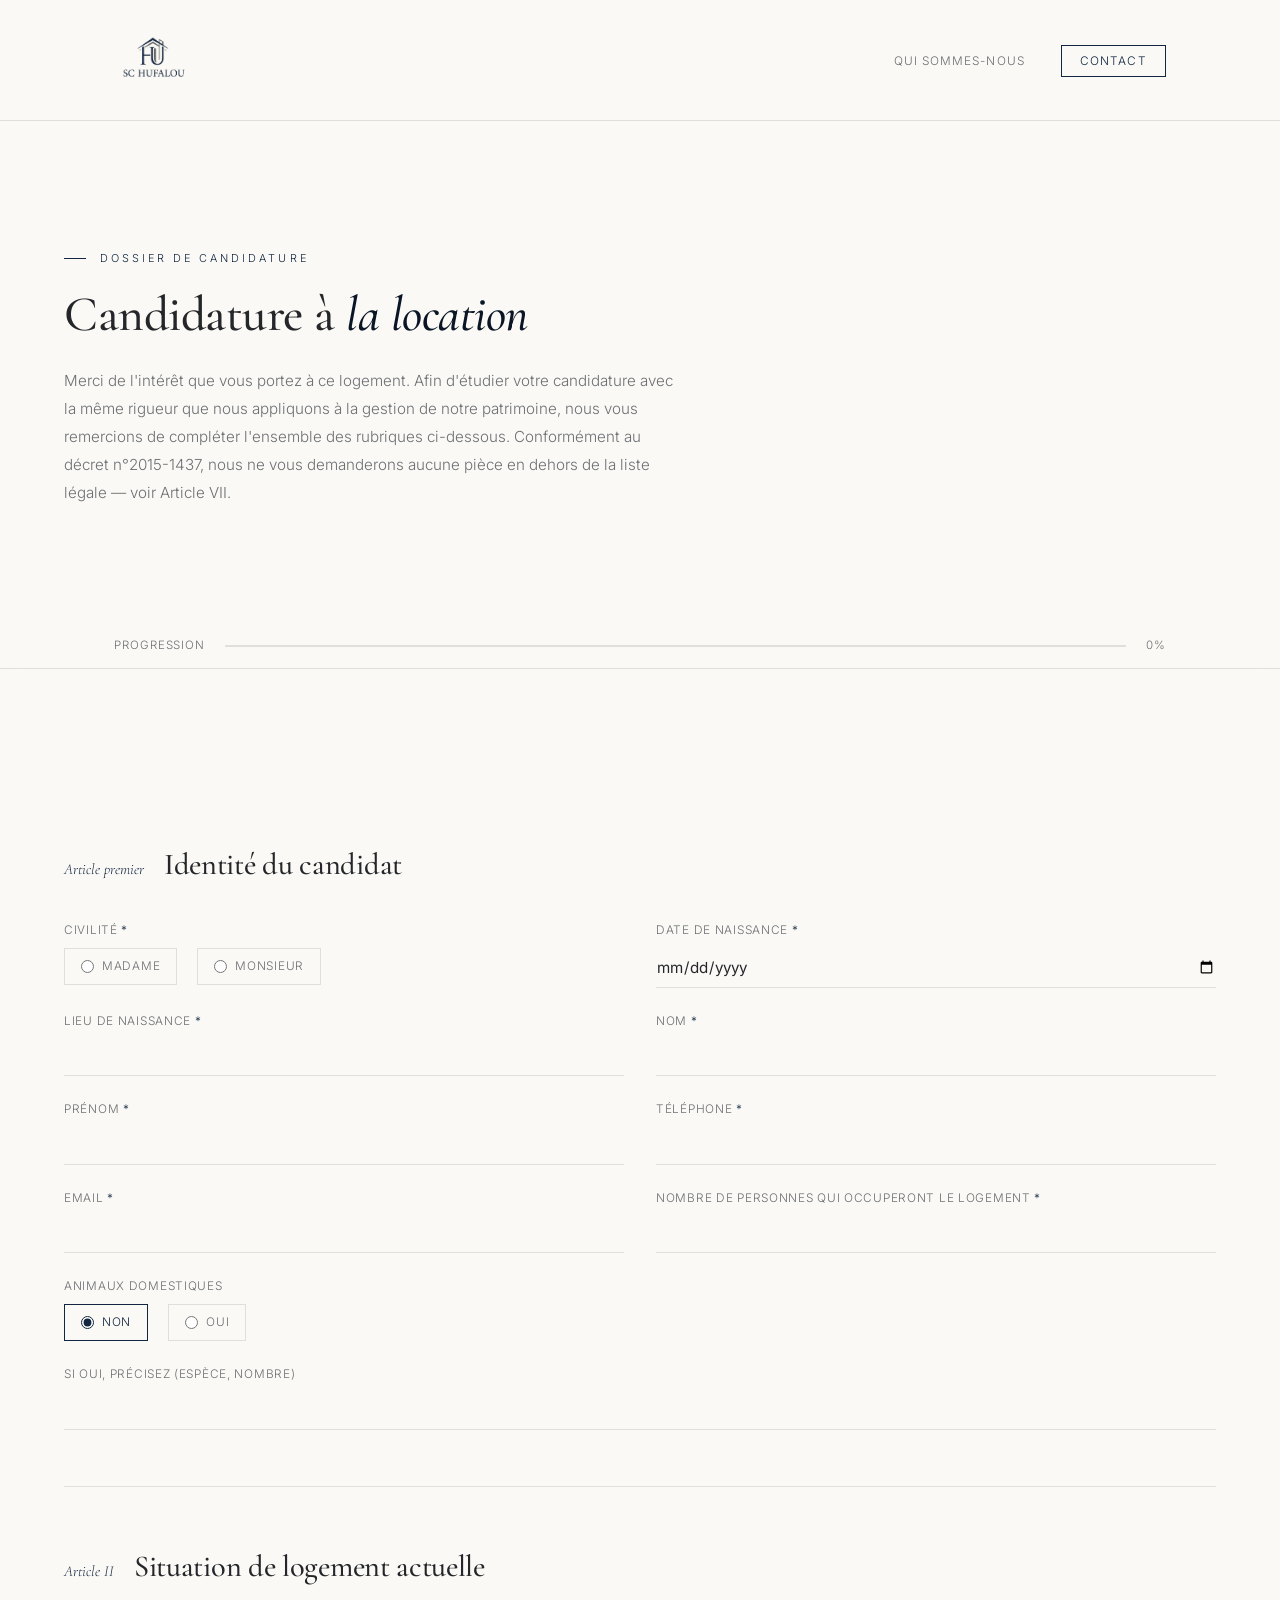
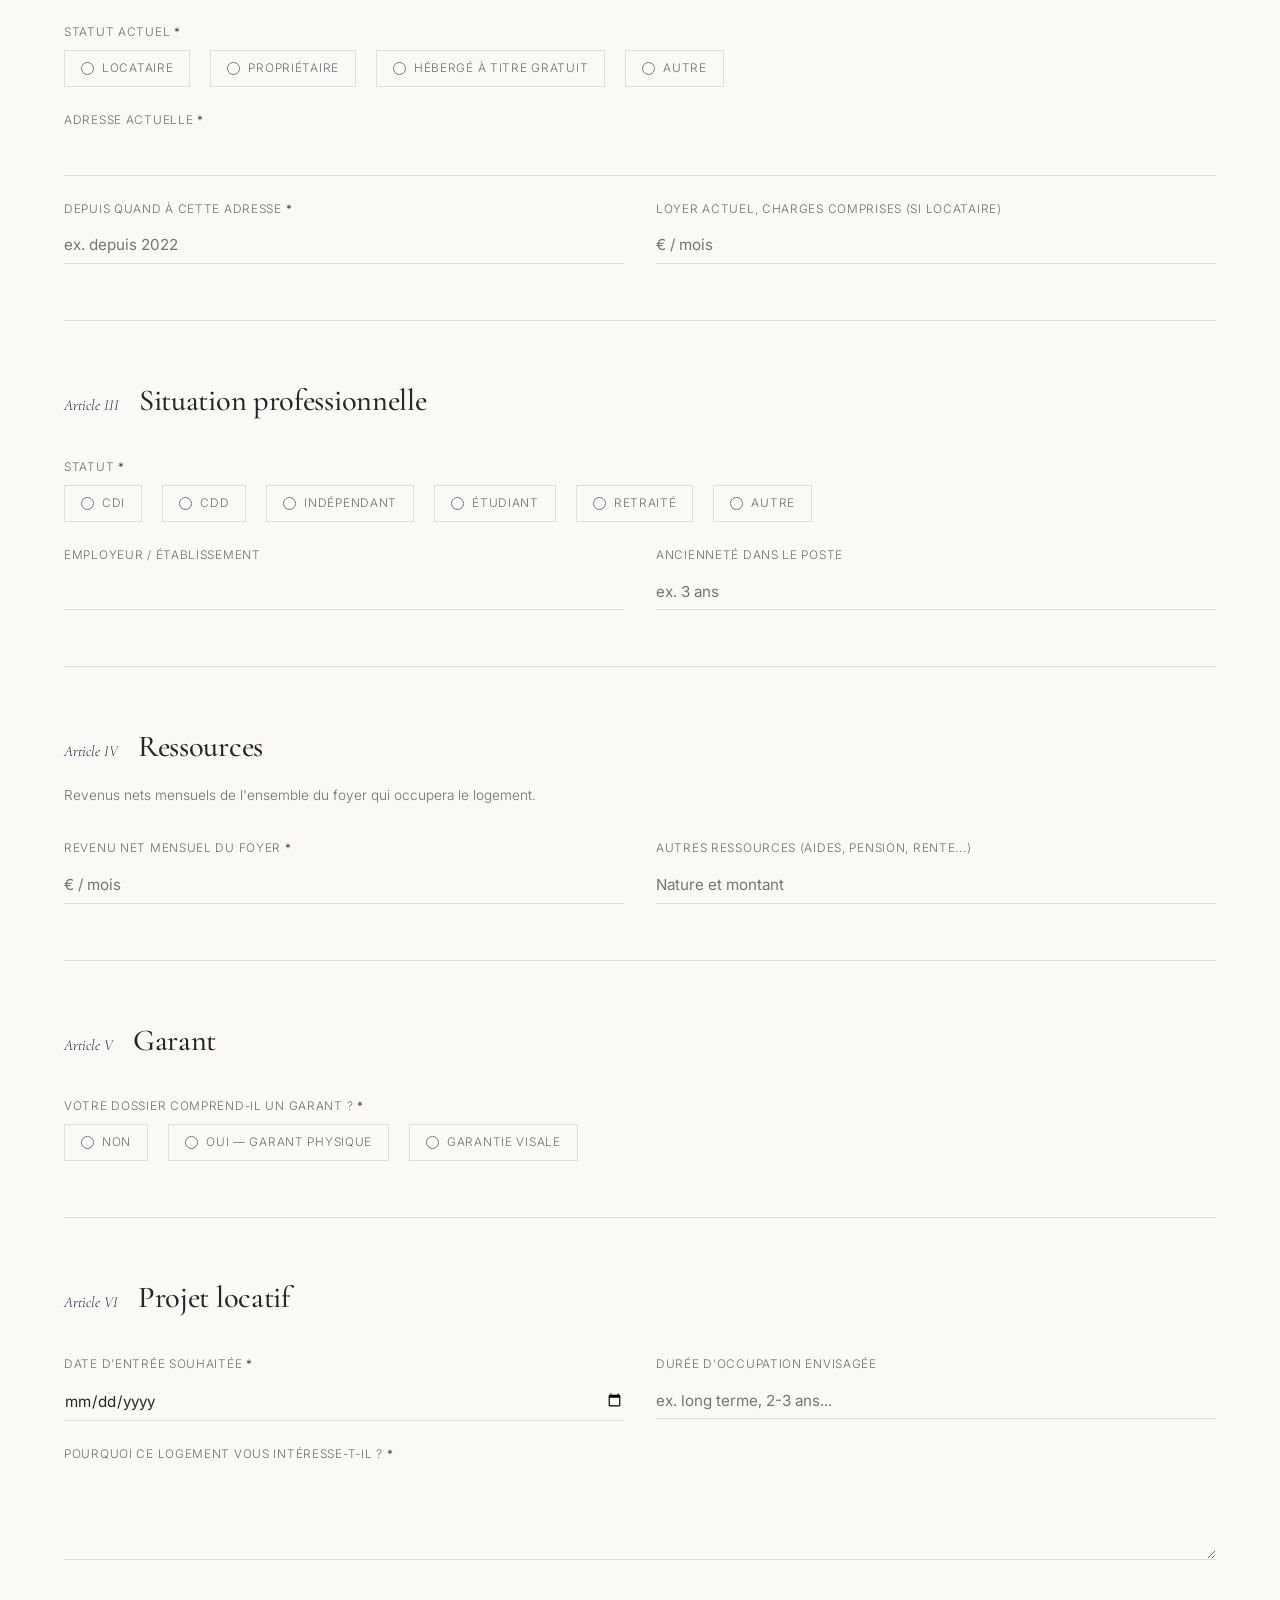
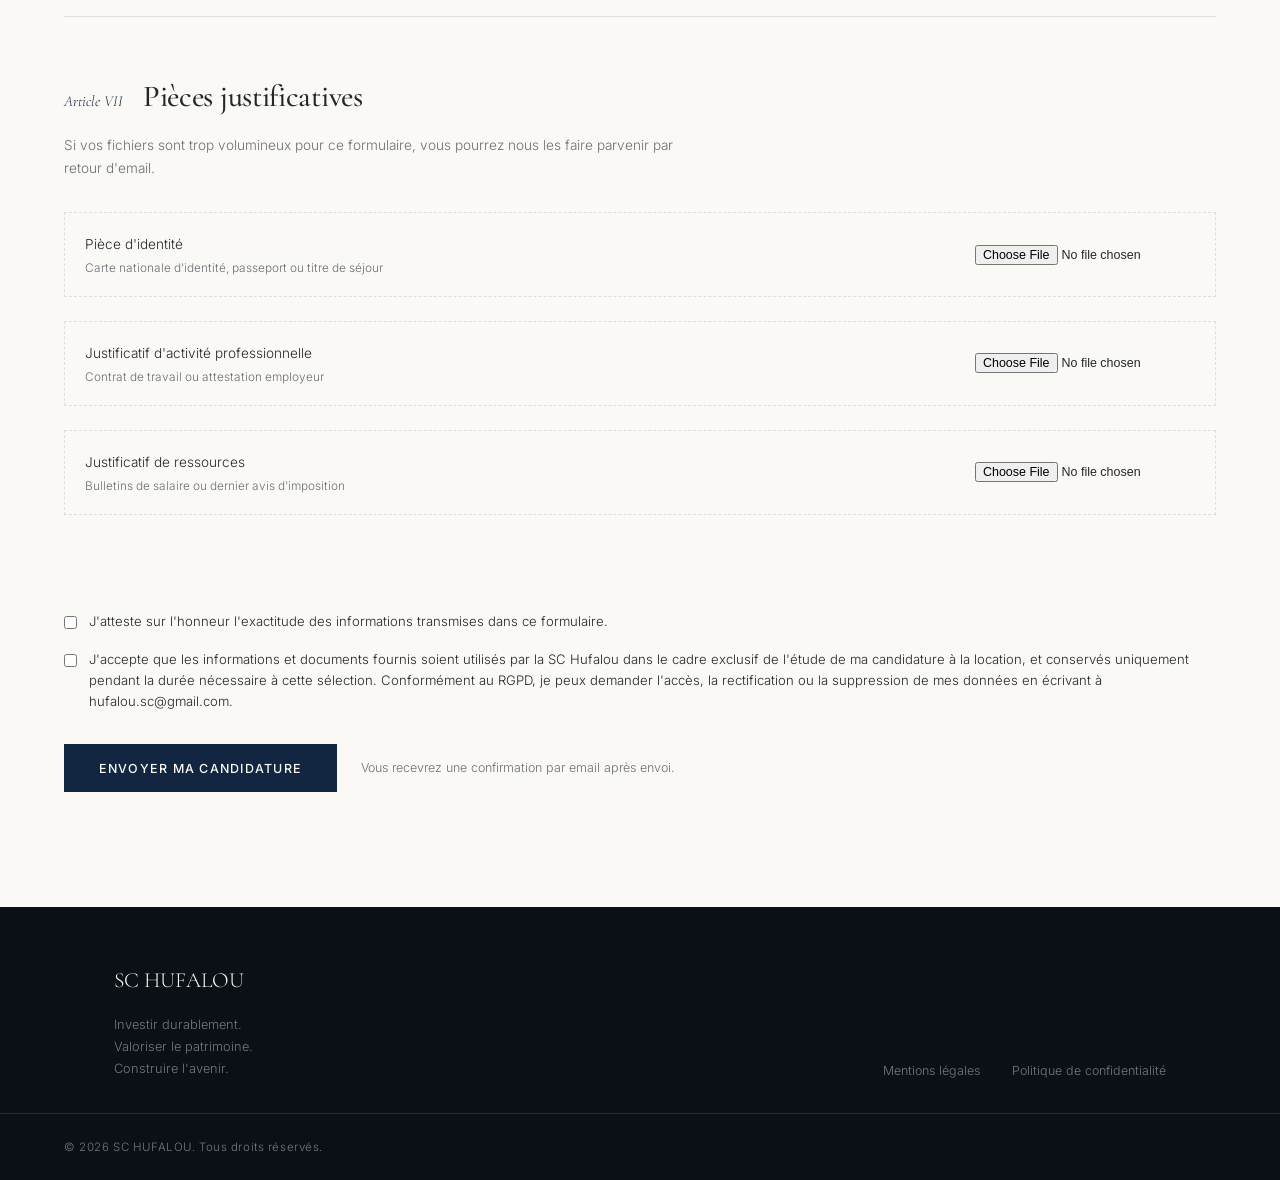
<file: candidature-locataire.html>
<!DOCTYPE html>
<html lang="fr">
<head>
<meta charset="UTF-8">
<meta name="viewport" content="width=device-width, initial-scale=1.0">
<title>Dossier de candidature — SC Hufalou</title>
<meta name="robots" content="noindex, nofollow">
<link href="https://fonts.googleapis.com/css2?family=Cormorant+Garamond:ital,wght@0,400;0,500;0,600;1,400;1,500&family=Inter:wght@300;400;500;600&display=swap" rel="stylesheet">
<link rel="stylesheet" href="style.css">
<link rel="stylesheet" href="_shared.css">
<link rel="stylesheet" href="candidature.css">
</head>
<body>

  <div id="nav-inject"></div>

  <main id="main-content">

    <section class="section doss-intro">
      <div class="max-w">
        <div class="ledger-ref">Dossier de candidature</div>
        <h2 class="section-title">Candidature à <em>la location</em></h2>
        <p class="section-lead">
          Merci de l'intérêt que vous portez à ce logement. Afin d'étudier votre candidature avec
          la même rigueur que nous appliquons à la gestion de notre patrimoine, nous vous remercions
          de compléter l'ensemble des rubriques ci-dessous. Conformément au décret n°2015-1437, nous
          ne vous demanderons aucune pièce en dehors de la liste légale — voir Article VII.
        </p>
      </div>
    </section>

    <div class="doss-progress" aria-hidden="true">
      <div class="doss-progress-inner">
        <span class="doss-progress-label">Progression</span>
        <span class="doss-progress-track"><span class="doss-progress-fill" id="progressFill"></span></span>
        <span class="doss-progress-label" id="progressPct">0%</span>
      </div>
    </div>

    <section class="section">
      <div class="max-w">
        <form id="candidature-form" action="https://formsubmit.co/hufalou.sc@gmail.com" method="POST" enctype="multipart/form-data">

          <!-- Anti-spam & configuration FormSubmit -->
          <input type="hidden" name="_subject" value="Nouvelle candidature de location — SC Hufalou">
          <input type="hidden" name="_template" value="table">
          <input type="hidden" name="_captcha" value="true">
          <input type="hidden" name="_next" value="https://hufalou.vercel.app/merci.html">
          <input type="hidden" name="_autoresponse" value="Bonjour, nous vous confirmons la bonne réception de votre dossier de candidature pour le logement de la SC Hufalou. Nous l'étudions avec attention et reviendrons vers vous personnellement dans les meilleurs délais. Cordialement, SC Hufalou">
          <input type="text" name="_honey" style="display:none" tabindex="-1" autocomplete="off">

          <!-- ARTICLE PREMIER — IDENTITÉ -->
          <article class="doss-article">
            <div class="doss-article-head">
              <span class="doss-article-num">Article premier</span>
              <h3 class="doss-article-title">Identité du candidat</h3>
            </div>

            <div class="field-grid">
              <div class="field">
                <label>Civilité <span class="req">*</span></label>
                <div class="radio-row">
                  <label class="radio-pill"><input type="radio" name="civilite" value="Madame" required> Madame</label>
                  <label class="radio-pill"><input type="radio" name="civilite" value="Monsieur"> Monsieur</label>
                </div>
              </div>
              <div class="field">
                <label for="dob">Date de naissance <span class="req">*</span></label>
                <input type="date" id="dob" name="date_naissance" required>
              </div>
              <div class="field">
                <label for="lieu_naissance">Lieu de naissance <span class="req">*</span></label>
                <input type="text" id="lieu_naissance" name="lieu_naissance" required>
              </div>

              <div class="field">
                <label for="nom">Nom <span class="req">*</span></label>
                <input type="text" id="nom" name="nom" required>
              </div>
              <div class="field">
                <label for="prenom">Prénom <span class="req">*</span></label>
                <input type="text" id="prenom" name="prenom" required>
              </div>
              <div class="field">
                <label for="tel">Téléphone <span class="req">*</span></label>
                <input type="tel" id="tel" name="telephone" required>
              </div>
              <div class="field">
                <label for="email">Email <span class="req">*</span></label>
                <input type="email" id="email" name="email" required>
              </div>
              <div class="field">
                <label for="foyer">Nombre de personnes qui occuperont le logement <span class="req">*</span></label>
                <input type="number" id="foyer" name="nb_occupants" min="1" required>
              </div>
              <div class="field">
                <label>Animaux domestiques</label>
                <div class="radio-row">
                  <label class="radio-pill"><input type="radio" name="animaux" value="Non" checked> Non</label>
                  <label class="radio-pill"><input type="radio" name="animaux" value="Oui"> Oui</label>
                </div>
              </div>
              <div class="field field-full">
                <label for="animaux_detail">Si oui, précisez (espèce, nombre)</label>
                <input type="text" id="animaux_detail" name="animaux_detail">
              </div>
            </div>
          </article>

          <!-- ARTICLE II — LOGEMENT ACTUEL -->
          <article class="doss-article">
            <div class="doss-article-head">
              <span class="doss-article-num">Article II</span>
              <h3 class="doss-article-title">Situation de logement actuelle</h3>
            </div>

            <div class="field-grid">
              <div class="field field-full">
                <label>Statut actuel <span class="req">*</span></label>
                <div class="radio-row">
                  <label class="radio-pill"><input type="radio" name="statut_logement" value="Locataire" required> Locataire</label>
                  <label class="radio-pill"><input type="radio" name="statut_logement" value="Propriétaire"> Propriétaire</label>
                  <label class="radio-pill"><input type="radio" name="statut_logement" value="Hébergé à titre gratuit"> Hébergé à titre gratuit</label>
                  <label class="radio-pill"><input type="radio" name="statut_logement" value="Autre"> Autre</label>
                </div>
              </div>
              <div class="field field-full">
                <label for="adresse_actuelle">Adresse actuelle <span class="req">*</span></label>
                <input type="text" id="adresse_actuelle" name="adresse_actuelle" required>
              </div>
              <div class="field">
                <label for="depuis_quand">Depuis quand à cette adresse <span class="req">*</span></label>
                <input type="text" id="depuis_quand" name="anciennete_logement" placeholder="ex. depuis 2022" required>
              </div>
              <div class="field">
                <label for="loyer_actuel">Loyer actuel, charges comprises (si locataire)</label>
                <input type="text" id="loyer_actuel" name="loyer_actuel" placeholder="€ / mois">
              </div>
            </div>
          </article>

          <!-- ARTICLE III — SITUATION PROFESSIONNELLE -->
          <article class="doss-article">
            <div class="doss-article-head">
              <span class="doss-article-num">Article III</span>
              <h3 class="doss-article-title">Situation professionnelle</h3>
            </div>

            <div class="field-grid">
              <div class="field field-full">
                <label>Statut <span class="req">*</span></label>
                <div class="radio-row">
                  <label class="radio-pill"><input type="radio" name="statut_pro" value="CDI" required> CDI</label>
                  <label class="radio-pill"><input type="radio" name="statut_pro" value="CDD"> CDD</label>
                  <label class="radio-pill"><input type="radio" name="statut_pro" value="Indépendant / profession libérale"> Indépendant</label>
                  <label class="radio-pill"><input type="radio" name="statut_pro" value="Étudiant"> Étudiant</label>
                  <label class="radio-pill"><input type="radio" name="statut_pro" value="Retraité"> Retraité</label>
                  <label class="radio-pill"><input type="radio" name="statut_pro" value="Autre"> Autre</label>
                </div>
              </div>
              <div class="field">
                <label for="employeur">Employeur / établissement</label>
                <input type="text" id="employeur" name="employeur">
              </div>
              
              <div class="field">
                <label for="anciennete_pro">Ancienneté dans le poste</label>
                <input type="text" id="anciennete_pro" name="anciennete_pro" placeholder="ex. 3 ans">
              </div>
              
            </div>
          </article>

          <!-- ARTICLE IV — RESSOURCES -->
          <article class="doss-article">
            <div class="doss-article-head">
              <span class="doss-article-num">Article IV</span>
              <h3 class="doss-article-title">Ressources</h3>
            </div>
            <p class="doss-article-hint">Revenus nets mensuels de l'ensemble du foyer qui occupera le logement.</p>

            <div class="field-grid">
              <div class="field">
                <label for="revenu_net">Revenu net mensuel du foyer <span class="req">*</span></label>
                <input type="text" id="revenu_net" name="revenu_net_mensuel" placeholder="€ / mois" required>
              </div>
              <div class="field">
                <label for="autres_revenus">Autres ressources (aides, pension, rente...)</label>
                <input type="text" id="autres_revenus" name="autres_ressources" placeholder="Nature et montant">
              </div>
            </div>
          </article>

          <!-- ARTICLE V — GARANT -->
          <article class="doss-article">
            <div class="doss-article-head">
              <span class="doss-article-num">Article V</span>
              <h3 class="doss-article-title">Garant</h3>
            </div>

            <div class="field-grid">
              <div class="field field-full">
                <label>Votre dossier comprend-il un garant ? <span class="req">*</span></label>
                <div class="radio-row">
                  <label class="radio-pill"><input type="radio" name="a_garant" value="Non" id="garant-non" required> Non</label>
                  <label class="radio-pill"><input type="radio" name="a_garant" value="Oui — garant physique" id="garant-oui"> Oui — garant physique</label>
                  <label class="radio-pill"><input type="radio" name="a_garant" value="Oui — garantie Visale"> Garantie Visale</label>
                </div>
              </div>
            </div>

            <div class="conditional-block" id="garant-details">
              <div class="field-grid">
                <div class="field">
                  <label for="garant_nom">Nom du garant</label>
                  <input type="text" id="garant_nom" name="garant_nom">
                </div>
                <div class="field">
                  <label for="garant_lien">Lien avec le candidat</label>
                  <input type="text" id="garant_lien" name="garant_lien" placeholder="ex. parent, ami">
                </div>
                <div class="field">
                  <label for="garant_statut">Statut professionnel du garant</label>
                  <input type="text" id="garant_statut" name="garant_statut_pro">
                </div>
                <div class="field">
                  <label for="garant_revenu">Revenu net mensuel du garant</label>
                  <input type="text" id="garant_revenu" name="garant_revenu" placeholder="€ / mois">
                </div>
              </div>
            </div>
          </article>

          <!-- ARTICLE VI — PROJET LOCATIF -->
          <article class="doss-article">
            <div class="doss-article-head">
              <span class="doss-article-num">Article VI</span>
              <h3 class="doss-article-title">Projet locatif</h3>
            </div>

            <div class="field-grid">
              <div class="field">
                <label for="date_entree">Date d'entrée souhaitée <span class="req">*</span></label>
                <input type="date" id="date_entree" name="date_entree_souhaitee" required>
              </div>
              <div class="field">
                <label for="duree_envisagee">Durée d'occupation envisagée</label>
                <input type="text" id="duree_envisagee" name="duree_envisagee" placeholder="ex. long terme, 2-3 ans...">
              </div>
              <div class="field field-full cols-1">
                <label for="motivation">Pourquoi ce logement vous intéresse-t-il ? <span class="req">*</span></label>
                <textarea id="motivation" name="motivation" required></textarea>
              </div>
              
            </div>
          </article>

          <!-- ARTICLE VII — PIÈCES JUSTIFICATIVES -->
          <article class="doss-article">
            <div class="doss-article-head">
              <span class="doss-article-num">Article VII</span>
              <h3 class="doss-article-title">Pièces justificatives</h3>
            </div>
            <p class="doss-article-hint">
              Si vos fichiers sont trop volumineux pour ce formulaire, vous pourrez nous les faire parvenir par retour d'email.
            </p>

            <div class="field-grid cols-1">
              <div class="file-drop">
                <div>
                  <span class="file-drop-label">Pièce d'identité</span>
                  <span class="file-drop-sub">Carte nationale d'identité, passeport ou titre de séjour</span>
                </div>
                <input type="file" name="piece_identite" accept=".pdf,.jpg,.jpeg,.png">
              </div>
              
              <div class="file-drop">
                <div>
                  <span class="file-drop-label">Justificatif d'activité professionnelle</span>
                  <span class="file-drop-sub">Contrat de travail ou attestation employeur</span>
                </div>
                <input type="file" name="justif_activite" accept=".pdf,.jpg,.jpeg,.png">
              </div>
              <div class="file-drop">
                <div>
                  <span class="file-drop-label">Justificatif de ressources</span>
                  <span class="file-drop-sub">Bulletins de salaire ou dernier avis d'imposition</span>
                </div>
                <input type="file" name="justif_ressources" accept=".pdf,.jpg,.jpeg,.png">
              </div>
              
            </div>
          </article>

          <!-- CONSENTEMENT & ENVOI -->
          <div class="consent-block">
            <label class="consent-line">
              <input type="checkbox" name="consentement_exactitude" value="Oui" required>
              J'atteste sur l'honneur l'exactitude des informations transmises dans ce formulaire.
            </label>
            <label class="consent-line">
              <input type="checkbox" name="consentement_rgpd" value="Oui" required>
              J'accepte que les informations et documents fournis soient utilisés par la SC Hufalou
              dans le cadre exclusif de l'étude de ma candidature à la location, et conservés uniquement
              pendant la durée nécessaire à cette sélection. Conformément au RGPD, je peux demander l'accès,
              la rectification ou la suppression de mes données en écrivant à hufalou.sc@gmail.com.
            </label>
          </div>

          <div class="doss-submit-row">
            <button type="submit" class="btn-primary">Envoyer ma candidature</button>
            <span class="doss-submit-note">Vous recevrez une confirmation par email après envoi.</span>
          </div>

        </form>
      </div>
    </section>

  </main>

  <div id="footer-inject"></div>

  <script src="_shared.js"></script>
  <script>
    (function () {
      'use strict';

      // Affiche les champs du garant uniquement si un garant physique est déclaré
      var garantOui = document.getElementById('garant-oui');
      var garantNon = document.getElementById('garant-non');
      var garantBlock = document.getElementById('garant-details');
      var allGarantRadios = document.querySelectorAll('input[name="a_garant"]');

      function toggleGarant() {
        if (garantOui && garantOui.checked) {
          garantBlock.classList.add('active');
        } else {
          garantBlock.classList.remove('active');
        }
      }
      allGarantRadios.forEach(function (r) { r.addEventListener('change', toggleGarant); });

      // Barre de progression : proportion de champs requis complétés
      var form = document.getElementById('candidature-form');
      var fill = document.getElementById('progressFill');
      var pct = document.getElementById('progressPct');

      function updateProgress() {
        var required = Array.from(form.querySelectorAll('[required]'));
        var groups = {};
        required.forEach(function (el) {
          var key = el.type === 'radio' ? el.name : (el.id || el.name);
          groups[key] = groups[key] || [];
          groups[key].push(el);
        });
        var keys = Object.keys(groups);
        var done = keys.filter(function (key) {
          var els = groups[key];
          return els.some(function (el) {
            if (el.type === 'radio' || el.type === 'checkbox') return el.checked;
            return el.value && el.value.trim().length > 0;
          });
        }).length;
        var percent = keys.length ? Math.round((done / keys.length) * 100) : 0;
        fill.style.width = percent + '%';
        pct.textContent = percent + '%';
      }

      form.addEventListener('input', updateProgress);
      form.addEventListener('change', updateProgress);
      updateProgress();
    })();
  </script>
</body>
</html>
</file>
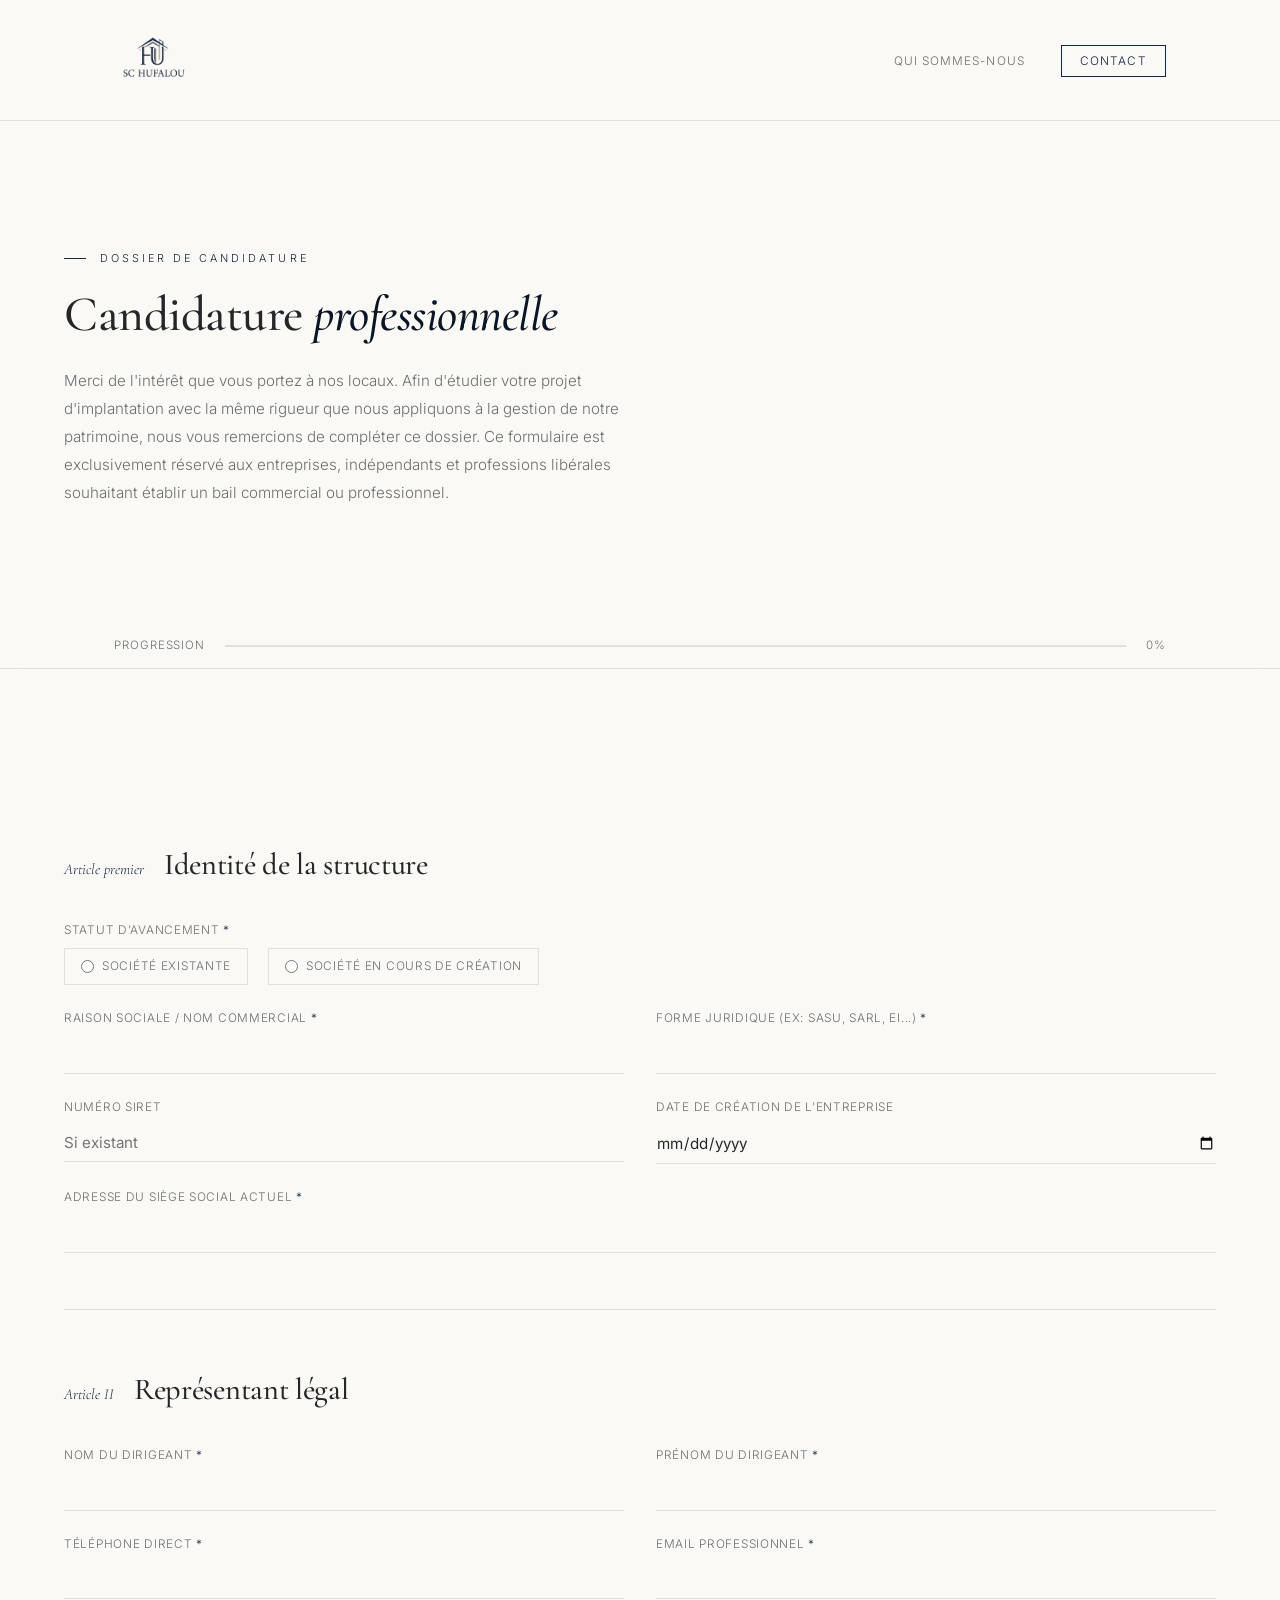
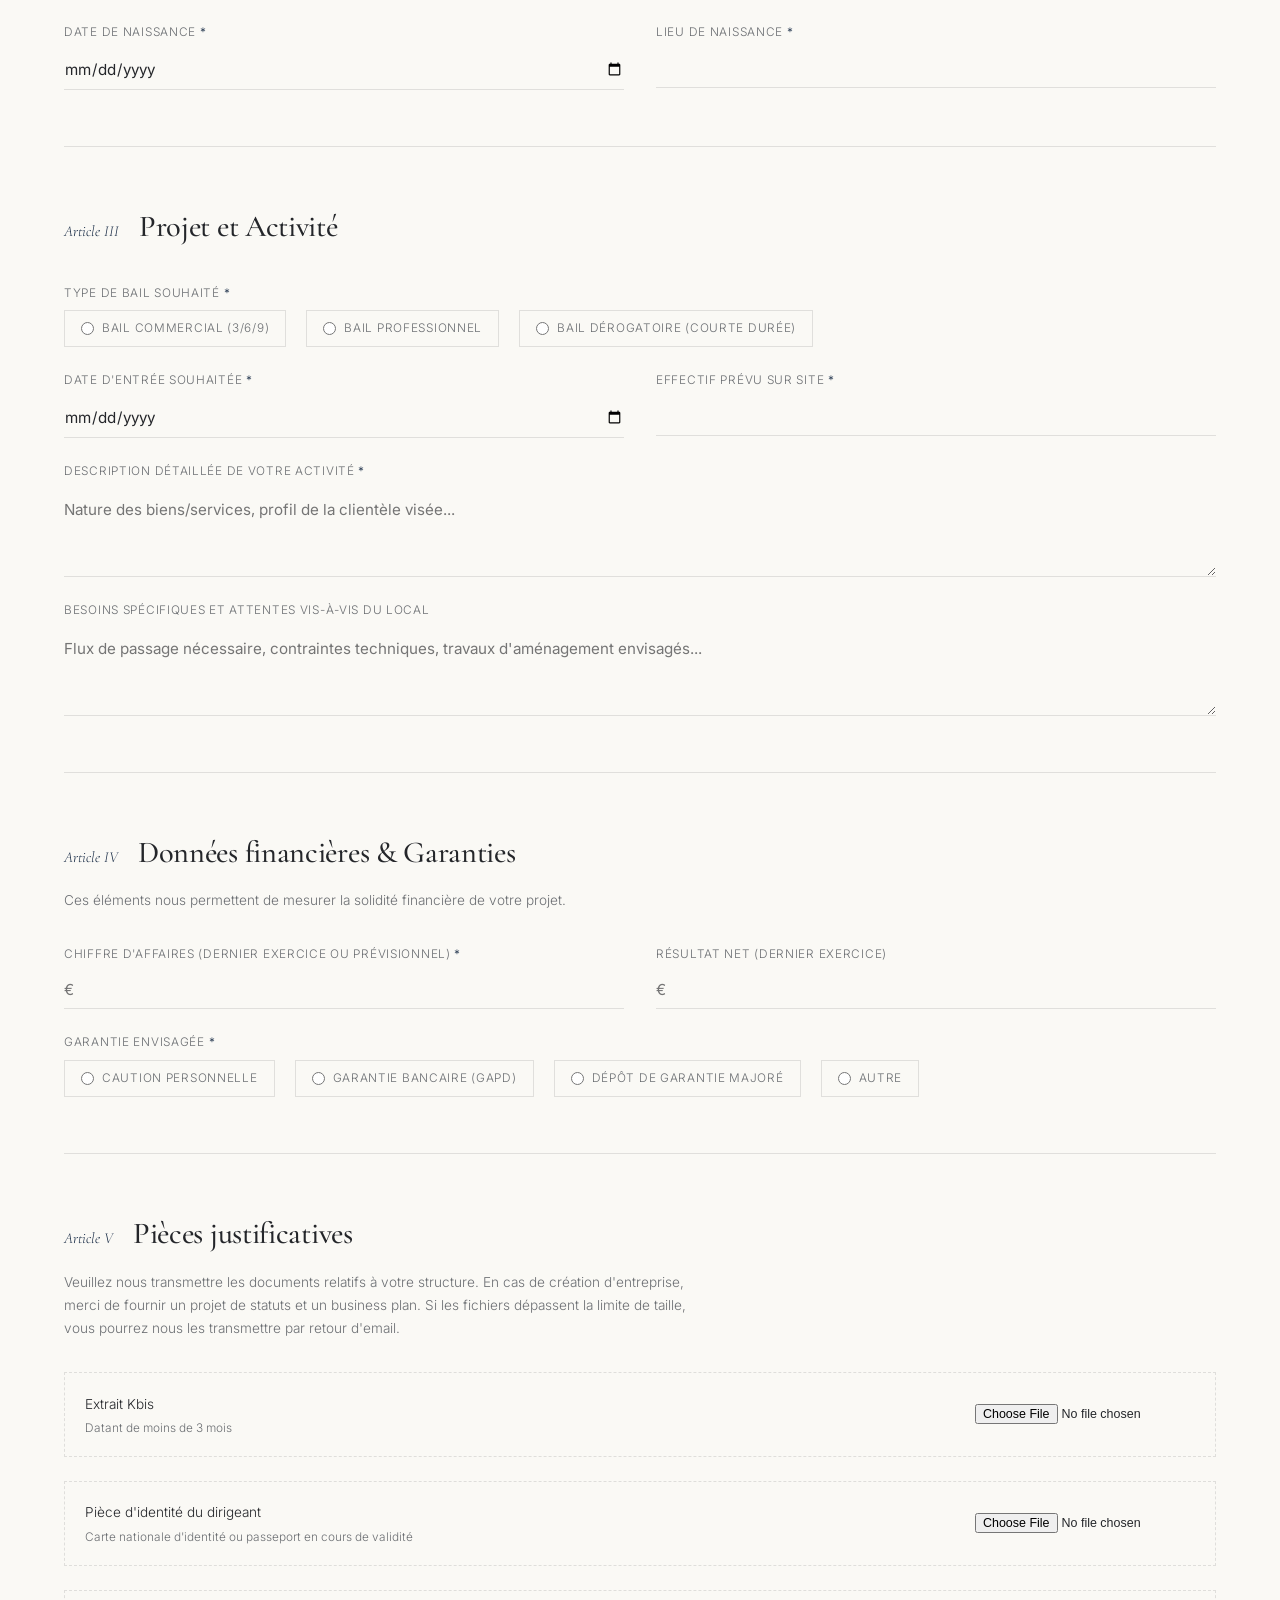
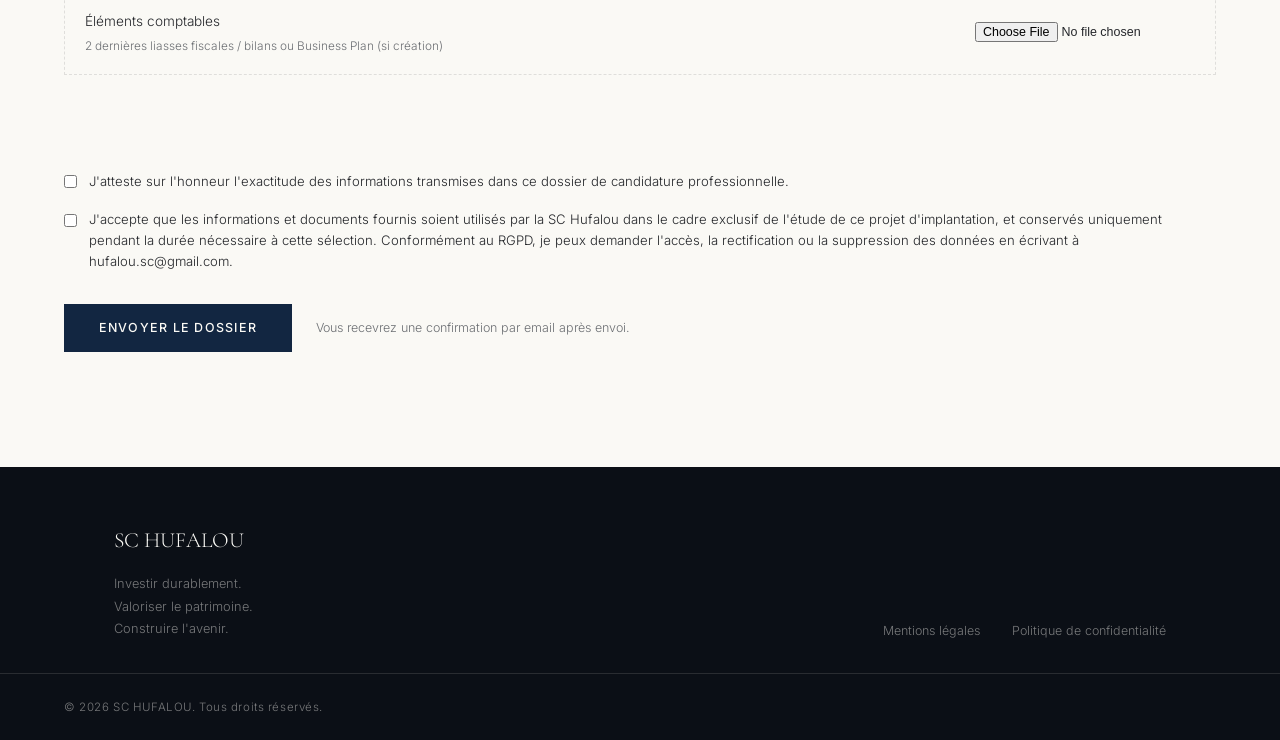
<file: candidature-professionnelle.html>
<!DOCTYPE html>
<html lang="fr">
<head>
<meta charset="UTF-8">
<meta name="viewport" content="width=device-width, initial-scale=1.0">
<title>Dossier de candidature professionnelle — SC Hufalou</title>
<meta name="robots" content="noindex, nofollow">
<link href="https://fonts.googleapis.com/css2?family=Cormorant+Garamond:ital,wght@0,400;0,500;0,600;1,400;1,500&family=Inter:wght@300;400;500;600&display=swap" rel="stylesheet">
<link rel="stylesheet" href="style.css">
<link rel="stylesheet" href="_shared.css">
<link rel="stylesheet" href="candidature.css">
</head>
<body>

  <div id="nav-inject"></div>

  <main id="main-content">

    <section class="section doss-intro">
      <div class="max-w">
        <div class="ledger-ref">Dossier de candidature</div>
        <h2 class="section-title">Candidature <em>professionnelle</em></h2>
        <p class="section-lead">
          Merci de l'intérêt que vous portez à nos locaux. Afin d'étudier votre projet d'implantation avec
          la même rigueur que nous appliquons à la gestion de notre patrimoine, nous vous remercions
          de compléter ce dossier. Ce formulaire est exclusivement réservé aux entreprises, indépendants 
          et professions libérales souhaitant établir un bail commercial ou professionnel.
        </p>
      </div>
    </section>

    <div class="doss-progress" aria-hidden="true">
      <div class="doss-progress-inner">
        <span class="doss-progress-label">Progression</span>
        <span class="doss-progress-track"><span class="doss-progress-fill" id="progressFill"></span></span>
        <span class="doss-progress-label" id="progressPct">0%</span>
      </div>
    </div>

    <section class="section">
      <div class="max-w">
        <form id="candidature-form" action="https://formsubmit.co/hufalou.sc@gmail.com" method="POST" enctype="multipart/form-data">

          <!-- Anti-spam & configuration FormSubmit -->
          <input type="hidden" name="_subject" value="Nouvelle candidature professionnelle — SC Hufalou">
          <input type="hidden" name="_template" value="table">
          <input type="hidden" name="_captcha" value="true">
          <input type="hidden" name="_next" value="https://hufalou.vercel.app/merci.html">
          <input type="hidden" name="_autoresponse" value="Bonjour, nous vous confirmons la bonne réception de votre dossier de candidature professionnelle pour les locaux de la SC Hufalou. Nous l'étudions avec attention et reviendrons vers vous dans les meilleurs délais. Cordialement, SC Hufalou">
          <input type="text" name="_honey" style="display:none" tabindex="-1" autocomplete="off">

          <!-- ARTICLE PREMIER — IDENTITÉ DE L'ENTREPRISE -->
          <article class="doss-article">
            <div class="doss-article-head">
              <span class="doss-article-num">Article premier</span>
              <h3 class="doss-article-title">Identité de la structure</h3>
            </div>

            <div class="field-grid">
              <div class="field field-full">
                <label>Statut d'avancement <span class="req">*</span></label>
                <div class="radio-row">
                  <label class="radio-pill"><input type="radio" name="statut_avancement" value="Société existante" required> Société existante</label>
                  <label class="radio-pill"><input type="radio" name="statut_avancement" value="Société en cours de création"> Société en cours de création</label>
                </div>
              </div>
              <div class="field">
                <label for="raison_sociale">Raison sociale / Nom commercial <span class="req">*</span></label>
                <input type="text" id="raison_sociale" name="raison_sociale" required>
              </div>
              <div class="field">
                <label for="forme_juridique">Forme juridique (ex: SASU, SARL, EI...) <span class="req">*</span></label>
                <input type="text" id="forme_juridique" name="forme_juridique" required>
              </div>
              <div class="field">
                <label for="siret">Numéro SIRET</label>
                <input type="text" id="siret" name="siret" placeholder="Si existant">
              </div>
              <div class="field">
                <label for="date_creation">Date de création de l'entreprise</label>
                <input type="date" id="date_creation" name="date_creation">
              </div>
              <div class="field field-full">
                <label for="siege_social">Adresse du siège social actuel <span class="req">*</span></label>
                <input type="text" id="siege_social" name="adresse_siege" required>
              </div>
            </div>
          </article>

          <!-- ARTICLE II — REPRÉSENTANT LÉGAL -->
          <article class="doss-article">
            <div class="doss-article-head">
              <span class="doss-article-num">Article II</span>
              <h3 class="doss-article-title">Représentant légal</h3>
            </div>

            <div class="field-grid">
              <div class="field">
                <label for="nom_dirigeant">Nom du dirigeant <span class="req">*</span></label>
                <input type="text" id="nom_dirigeant" name="nom_dirigeant" required>
              </div>
              <div class="field">
                <label for="prenom_dirigeant">Prénom du dirigeant <span class="req">*</span></label>
                <input type="text" id="prenom_dirigeant" name="prenom_dirigeant" required>
              </div>
              <div class="field">
                <label for="tel_pro">Téléphone direct <span class="req">*</span></label>
                <input type="tel" id="tel_pro" name="telephone_dirigeant" required>
              </div>
              <div class="field">
                <label for="email_pro">Email professionnel <span class="req">*</span></label>
                <input type="email" id="email_pro" name="email" required>
              </div>
              <div class="field">
                <label for="dob">Date de naissance <span class="req">*</span></label>
                <input type="date" id="dob" name="date_naissance" required>
              </div>
              <div class="field">
                <label for="lieu_naissance">Lieu de naissance <span class="req">*</span></label>
                <input type="text" id="lieu_naissance" name="lieu_naissance" required>
              </div>


            </div>
          </article>

          <!-- ARTICLE III — PROJET D'IMPLANTATION -->
          <article class="doss-article">
            <div class="doss-article-head">
              <span class="doss-article-num">Article III</span>
              <h3 class="doss-article-title">Projet et Activité</h3>
            </div>

            <div class="field-grid">
              <div class="field field-full">
                <label>Type de bail souhaité <span class="req">*</span></label>
                <div class="radio-row">
                  <label class="radio-pill"><input type="radio" name="type_bail" value="Bail Commercial (3/6/9)" required> Bail Commercial (3/6/9)</label>
                  <label class="radio-pill"><input type="radio" name="type_bail" value="Bail Professionnel"> Bail Professionnel</label>
                  <label class="radio-pill"><input type="radio" name="type_bail" value="Bail Précaire / Dérogatoire"> Bail Dérogatoire (courte durée)</label>
                </div>
              </div>
              <div class="field">
                <label for="date_entree_pro">Date d'entrée souhaitée <span class="req">*</span></label>
                <input type="date" id="date_entree_pro" name="date_entree_souhaitee" required>
              </div>
              <div class="field">
                <label for="effectif">Effectif prévu sur site <span class="req">*</span></label>
                <input type="number" id="effectif" name="effectif_sur_site" min="1" required>
              </div>
              <div class="field field-full cols-1">
                <label for="description_activite">Description détaillée de votre activité <span class="req">*</span></label>
                <textarea id="description_activite" name="description_activite" placeholder="Nature des biens/services, profil de la clientèle visée..." required></textarea>
              </div>
              <div class="field field-full cols-1">
                <label for="besoins_locaux">Besoins spécifiques et attentes vis-à-vis du local</label>
                <textarea id="besoins_locaux" name="besoins_specifiques" placeholder="Flux de passage nécessaire, contraintes techniques, travaux d'aménagement envisagés..."></textarea>
              </div>
            </div>
          </article>

          <!-- ARTICLE IV — DONNÉES FINANCIÈRES & GARANTIES -->
          <article class="doss-article">
            <div class="doss-article-head">
              <span class="doss-article-num">Article IV</span>
              <h3 class="doss-article-title">Données financières & Garanties</h3>
            </div>
            <p class="doss-article-hint">Ces éléments nous permettent de mesurer la solidité financière de votre projet.</p>

            <div class="field-grid">
              <div class="field">
                <label for="ca_annuel">Chiffre d'affaires (dernier exercice ou prévisionnel) <span class="req">*</span></label>
                <input type="text" id="ca_annuel" name="chiffre_affaires" placeholder="€" required>
              </div>
              <div class="field">
                <label for="resultat_net">Résultat net (dernier exercice)</label>
                <input type="text" id="resultat_net" name="resultat_net" placeholder="€">
              </div>
              <div class="field field-full">
                <label>Garantie envisagée <span class="req">*</span></label>
                <div class="radio-row">
                  <label class="radio-pill"><input type="radio" name="type_garantie" value="Caution personnelle du dirigeant" required> Caution personnelle</label>
                  <label class="radio-pill"><input type="radio" name="type_garantie" value="Garantie bancaire à première demande (GAPD)"> Garantie bancaire (GAPD)</label>
                  <label class="radio-pill"><input type="radio" name="type_garantie" value="Dépôt de garantie majoré"> Dépôt de garantie majoré</label>
                  <label class="radio-pill"><input type="radio" name="type_garantie" value="Autre"> Autre</label>
                </div>
              </div>
            </div>
          </article>

          <!-- ARTICLE V — PIÈCES JUSTIFICATIVES -->
          <article class="doss-article">
            <div class="doss-article-head">
              <span class="doss-article-num">Article V</span>
              <h3 class="doss-article-title">Pièces justificatives</h3>
            </div>
            <p class="doss-article-hint">
              Veuillez nous transmettre les documents relatifs à votre structure. En cas de création d'entreprise, merci de fournir 
              un projet de statuts et un business plan. Si les fichiers dépassent la limite de taille, vous pourrez nous les 
              transmettre par retour d'email.
            </p>

            <div class="field-grid cols-1">
              <div class="file-drop">
                <div>
                  <span class="file-drop-label">Extrait Kbis</span>
                  <span class="file-drop-sub">Datant de moins de 3 mois</span>
                </div>
                <input type="file" name="piece_kbis" accept=".pdf,.jpg,.jpeg,.png">
              </div>
              
              <div class="file-drop">
                <div>
                  <span class="file-drop-label">Pièce d'identité du dirigeant</span>
                  <span class="file-drop-sub">Carte nationale d'identité ou passeport en cours de validité</span>
                </div>
                <input type="file" name="piece_identite_dirigeant" accept=".pdf,.jpg,.jpeg,.png">
              </div>
              <div class="file-drop">
                <div>
                  <span class="file-drop-label">Éléments comptables</span>
                  <span class="file-drop-sub">2 dernières liasses fiscales / bilans ou Business Plan (si création)</span>
                </div>
                <input type="file" name="piece_comptable" accept=".pdf,.zip">
              </div>
              
            </div>
          </article>

          <!-- CONSENTEMENT & ENVOI -->
          <div class="consent-block">
            <label class="consent-line">
              <input type="checkbox" name="consentement_exactitude" value="Oui" required>
              J'atteste sur l'honneur l'exactitude des informations transmises dans ce dossier de candidature professionnelle.
            </label>
            <label class="consent-line">
              <input type="checkbox" name="consentement_rgpd" value="Oui" required>
              J'accepte que les informations et documents fournis soient utilisés par la SC Hufalou
              dans le cadre exclusif de l'étude de ce projet d'implantation, et conservés uniquement
              pendant la durée nécessaire à cette sélection. Conformément au RGPD, je peux demander l'accès,
              la rectification ou la suppression des données en écrivant à hufalou.sc@gmail.com.
            </label>
          </div>

          <div class="doss-submit-row">
            <button type="submit" class="btn-primary">Envoyer le dossier</button>
            <span class="doss-submit-note">Vous recevrez une confirmation par email après envoi.</span>
          </div>

        </form>
      </div>
    </section>

  </main>

  <div id="footer-inject"></div>

  <script src="_shared.js"></script>
  <script>
    (function () {
      'use strict';

      // Barre de progression : proportion de champs requis complétés
      var form = document.getElementById('candidature-form');
      var fill = document.getElementById('progressFill');
      var pct = document.getElementById('progressPct');

      function updateProgress() {
        var required = Array.from(form.querySelectorAll('[required]'));
        var groups = {};
        required.forEach(function (el) {
          var key = el.type === 'radio' ? el.name : (el.id || el.name);
          groups[key] = groups[key] || [];
          groups[key].push(el);
        });
        var keys = Object.keys(groups);
        var done = keys.filter(function (key) {
          var els = groups[key];
          return els.some(function (el) {
            if (el.type === 'radio' || el.type === 'checkbox') return el.checked;
            return el.value && el.value.trim().length > 0;
          });
        }).length;
        var percent = keys.length ? Math.round((done / keys.length) * 100) : 0;
        fill.style.width = percent + '%';
        pct.textContent = percent + '%';
      }

      form.addEventListener('input', updateProgress);
      form.addEventListener('change', updateProgress);
      updateProgress();
    })();
  </script>
</body>
</html>
</file>
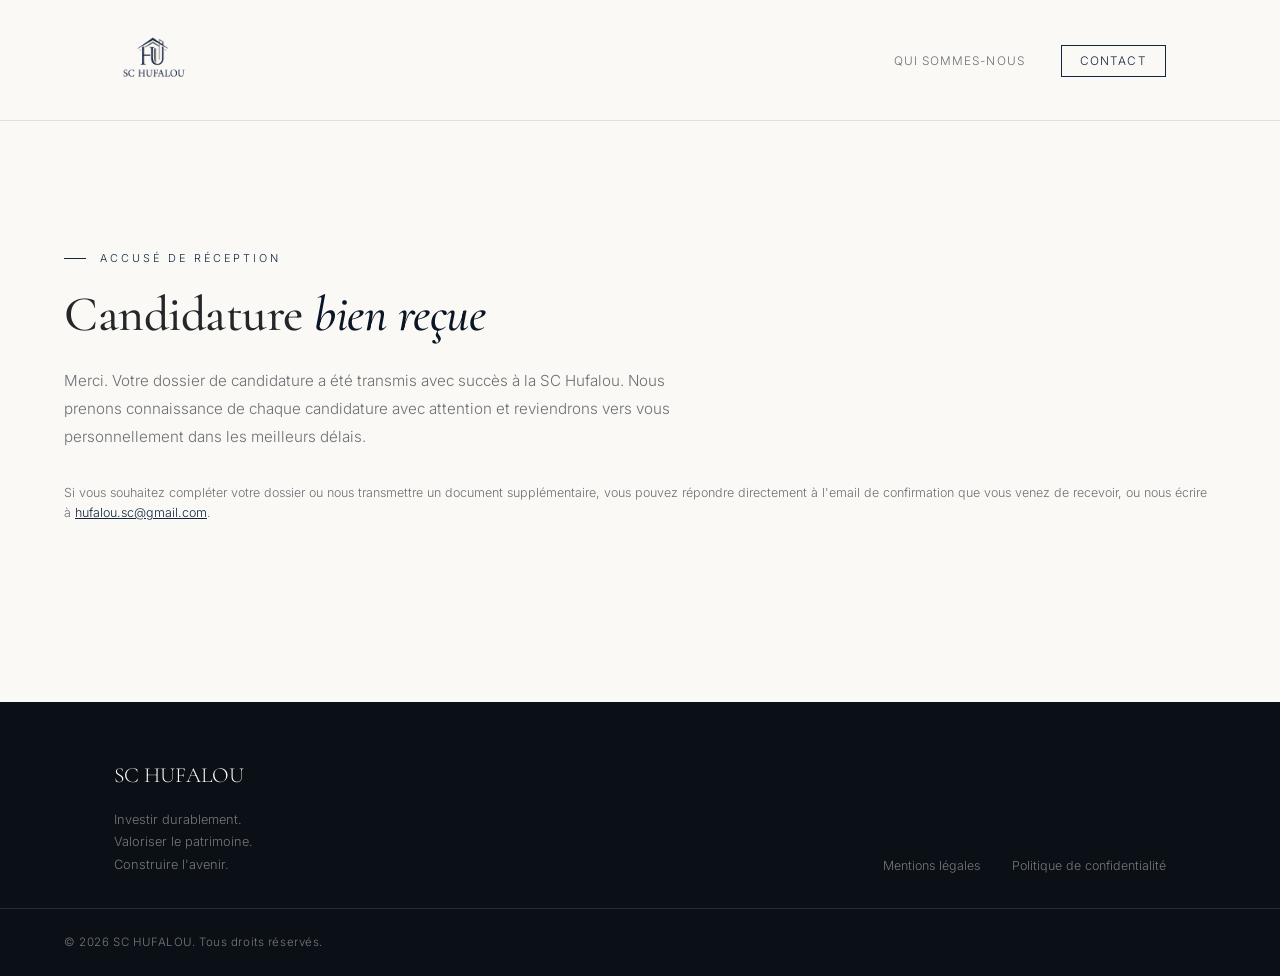
<file: merci.html>
<!DOCTYPE html>
<html lang="fr">
<head>
<meta charset="UTF-8">
<meta name="viewport" content="width=device-width, initial-scale=1.0">
<title>Candidature envoyée — SC Hufalou</title>
<meta name="robots" content="noindex, nofollow">
<link href="https://fonts.googleapis.com/css2?family=Cormorant+Garamond:ital,wght@0,400;0,500;0,600;1,400;1,500&family=Inter:wght@300;400;500;600&display=swap" rel="stylesheet">
<link rel="stylesheet" href="style.css">
<link rel="stylesheet" href="_shared.css">
<link rel="stylesheet" href="candidature.css">
</head>
<body>

  <div id="nav-inject"></div>

  <main id="main-content">
    <section class="section doss-intro">
      <div class="max-w merci-block">
        <div class="ledger-ref">Accusé de réception</div>
        <h2 class="section-title">Candidature <em>bien reçue</em></h2>
        <p class="section-lead">
          Merci. Votre dossier de candidature a été transmis avec succès à la SC Hufalou.
          Nous prenons connaissance de chaque candidature avec attention et reviendrons vers vous
          personnellement dans les meilleurs délais.
        </p>
        <p class="doss-submit-note" style="display:block; margin-top:2rem;">
          Si vous souhaitez compléter votre dossier ou nous transmettre un document supplémentaire,
          vous pouvez répondre directement à l'email de confirmation que vous venez de recevoir,
          ou nous écrire à <a href="mailto:hufalou.sc@gmail.com" style="color:var(--accent);">hufalou.sc@gmail.com</a>.
        </p>
        <a href="index.html" class="btn-outline" style="display:inline-block; margin-top:2.5rem;">Retour au site</a>
      </div>
    </section>
  </main>

  <div id="footer-inject"></div>
  <script src="_shared.js"></script>
</body>
</html>
</file>
<file: style.css>
/* ================================================================
   SC HUFALOU — Feuille de styles principale
   ----------------------------------------------------------------
   (Note : Le header et le footer sont gérés dans _shared.css)
================================================================ */

/* ── 1. RESET & VARIABLES ─────────────────────────────────── */
*, *::before, *::after { margin: 0; padding: 0; box-sizing: border-box; }

:root {
  --noir:        #0B0F16;
  --blanc:       #FAF9F5;
  --anthracite:  #24262A;
  --anthracite-2:#4A4D52;
  --ligne:       rgba(36,38,42,.12);
  --ligne-dark:  rgba(250,249,245,.12);

  --accent:        #122641;              
  --accent-deep:   #0A1626;              
  --accent-light:  #57585A;              
  --accent-soft:   rgba(18,38,65,.12);   

  --bg:          var(--blanc);
  --bg-alt:      #F2F0EA;
  --bg-dark:     var(--noir);

  --text:        var(--anthracite);
  --text-muted:  #6C6F73;
  --text-light:  rgba(250,249,245,.72);
  --text-light-muted: rgba(250,249,245,.45);

  --font-display: 'Cormorant Garamond', 'Times New Roman', serif;
  --font-sans:    'Inter', -apple-system, sans-serif;

  --section-pad: clamp(4.5rem, 9vw, 8.5rem);
  --max-w: 1180px;

  --ease: cubic-bezier(.22,1,.36,1);
}

html { scroll-behavior: smooth; }

body {
  font-family: var(--font-sans);
  font-weight: 300;
  background: var(--bg);
  color: var(--text);
  line-height: 1.6;
  -webkit-font-smoothing: antialiased;
  padding-top: 110px; 
}

body.has-hero {
  padding-top: 0;
}

::selection { background: var(--accent-soft); color: var(--noir); }

a { color: inherit; }
img, svg { display: block; max-width: 100%; }

:focus-visible {
  outline: 1.5px solid var(--accent);
  outline-offset: 3px;
}

@media (prefers-reduced-motion: reduce) {
  *, *::before, *::after { animation-duration: .001ms !important; transition-duration: .001ms !important; scroll-behavior: auto !important; }
}

/* ── 2. TYPOGRAPHIE ───────────────────────────────────────── */
h1, h2, h3 { font-family: var(--font-display); font-weight: 500; letter-spacing: -.01em; color: var(--text); }

.ledger-ref {
  font-family: var(--font-sans);
  font-size: .68rem;
  letter-spacing: .28em;
  text-transform: uppercase;
  color: var(--accent);
  margin-bottom: 1.25rem;
  display: flex; align-items: center; gap: .85rem;
}
.ledger-ref::before { content:''; width: 22px; height: 1px; background: var(--accent); flex-shrink: 0; }
.section-alt .ledger-ref,
#hero .ledger-ref { color: var(--accent); }

.section-title {
  font-size: clamp(2rem, 4vw, 3.1rem);
  line-height: 1.12;
  margin-bottom: 1.5rem;
}
.section-title em { font-style: italic; color: var(--accent-deep); }
.section-alt .section-title em,
#hero .section-title em { color: var(--accent); }

.section-lead {
  font-size: clamp(.95rem, 1.1vw, 1.05rem);
  color: var(--text-muted);
  max-width: 620px;
  font-weight: 300;
  line-height: 1.85;
}

/* ── 3. LAYOUT UTILITAIRES ────────────────────────────────── */
.section { padding: var(--section-pad) clamp(1.5rem, 5vw, 4rem); }
.section-alt { background: var(--bg-alt); }
.max-w { max-width: var(--max-w); margin: 0 auto; }

.reveal { opacity: 0; transform: translateY(22px); }
.reveal.in-view {
  opacity: 1; transform: translateY(0);
  transition: opacity .9s var(--ease), transform .9s var(--ease);
}

.btn-primary, .btn-outline {
  font-family: var(--font-sans);
  font-size: .78rem;
  font-weight: 500;
  letter-spacing: .1em;
  text-transform: uppercase;
  text-decoration: none;
  cursor: pointer;
  transition: background .3s, color .3s, border-color .3s, transform .3s;
}
.btn-primary {
  display: inline-flex; align-items: center; gap: .75rem;
  background: var(--accent); color: var(--blanc);
  padding: .95rem 2.1rem; border: 1px solid var(--accent);
}
.btn-primary:hover { background: transparent; color: var(--accent); }
#hero .btn-primary:hover { color: var(--blanc); border-color: var(--blanc); }

.btn-outline {
  display: inline-flex; align-items: center; gap: .5rem;
  color: var(--text-light);
  border-bottom: 1px solid var(--ligne-dark);
  padding-bottom: 3px;
}
.btn-outline:hover { color: var(--accent); border-color: var(--accent); }

/* ── 4. HERO ──────────────────────────────────────────────── */
#hero {
  position: relative; min-height: 100svh;
  display: flex; flex-direction: column; align-items: center; justify-content: center;
  text-align: center;
  background: var(--noir); color: var(--blanc);
  padding: 8rem clamp(1.5rem,5vw,4rem) 5rem;
  overflow: hidden;
}
.hero-vignette {
  position: absolute; inset: 0;
  background:
    radial-gradient(ellipse 60% 50% at 50% 30%, rgba(87,88,90,.08), transparent 70%),
    linear-gradient(180deg, var(--noir) 0%, #131519 100%);
  pointer-events: none;
}
.hero-inner { position: relative; z-index: 1; max-width: 720px; }
.hero-seal { display: flex; justify-content: center; margin-bottom: 2rem; }

/* ── LOGO CENTRAL PLUS GRAND ── */
.hero-seal-plate {
  display: flex; align-items: center; justify-content: center;
  width: 250px;
  height: 250px;
  padding: 0; /* Le logo prend toute la place */
  background: transparent; /* Fond transparent */
  border: none; /* Plus de cadre */
}
.hero-seal-plate img { width: 100%; height: 100%; object-fit: contain; display: block; }

.hero-title {
  font-size: clamp(2.6rem, 7vw, 5.2rem);
  color: var(--blanc); line-height: 1; letter-spacing: .01em;
  margin-bottom: 1.75rem;
}
.hero-title em { font-style: italic; color: var(--accent-light); }
.hero-subtitle {
  font-family: var(--font-display); font-style: italic;
  font-size: clamp(1.15rem, 2vw, 1.55rem);
  color: rgba(250,249,245,.78); line-height: 1.55; font-weight: 400;
  margin-bottom: 2.25rem;
}
.hero-rule { width: 1px; height: 52px; background: linear-gradient(var(--accent-light), transparent); margin: 0 auto 2.25rem; }
.hero-actions { display: flex; align-items: center; justify-content: center; gap: 1.75rem; flex-wrap: wrap; }

/* ── 5. PILIERS / ENGAGEMENTS ─────────────────────────────── */
.pillars-grid {
  display: grid; grid-template-columns: repeat(3, 1fr); gap: 1px;
  background: var(--ligne); margin-top: clamp(2.5rem,5vw,4rem);
  border-top: 1px solid var(--ligne);
}
.pillar { background: var(--bg-alt); padding: 2.5rem 2rem 2.75rem; position: relative; }
.pillar::before { content:''; position: absolute; top:0; left:0; width: 0; height: 2px; background: var(--accent); transition: width .5s var(--ease); }
.pillar:hover::before { width: 100%; }
.pillar-num { font-size: .66rem; letter-spacing: .2em; text-transform: uppercase; color: var(--accent); margin-bottom: 1.5rem; }
.pillar-title { font-size: 1.5rem; margin-bottom: .85rem; }
.pillar-text { font-size: .88rem; color: var(--text-muted); line-height: 1.85; }

.engagements-list {
  list-style: none; margin-top: clamp(2.5rem,5vw,4rem);
  display: grid; grid-template-columns: 1fr 1fr; gap: 2.5rem 3rem;
}
.engagements-list li { display: flex; gap: 1.1rem; align-items: flex-start; }
.eng-seal {
  flex-shrink: 0; width: 34px; height: 34px; border-radius: 50%;
  border: 1px solid var(--accent); color: var(--accent);
  display: flex; align-items: center; justify-content: center;
}
.engagements-list h3 { font-size: 1.1rem; margin-bottom: .4rem; }
.engagements-list p { font-size: .85rem; color: var(--text-muted); line-height: 1.75; }

/* ── 6. CONTACT ───────────────────────────────────────────── */
.contact-simple { max-width: 640px; }
.contact-simple .btn-primary { margin-top: .5rem; }

/* ── 7. PAGES LÉGALES (mentions-légales, confidentialité) ─── */
.legal-block { margin-top: 2.5rem; }
.legal-block h2 { font-size: 1.25rem; margin-bottom: .75rem; }
.legal-block p { font-size: .88rem; color: var(--text-muted); line-height: 1.85; font-weight: 300; }
.legal-block a { color: var(--accent); }

/* ── 8. RESPONSIVE DU CONTENU ─────────────────────────────── */
@media (max-width: 900px) {
  .pillars-grid { grid-template-columns: 1fr; }
}
@media (max-width: 640px) {
  .engagements-list { grid-template-columns: 1fr; }
  body { padding-top: 72px; }
  body.has-hero { padding-top: 0; }
}
</file>
<file: _shared.css>
/* ================================================================
   SC HUFALOU — _shared.css
================================================================ */

#site-header {
  position: fixed; top: 0; left: 0; right: 0; z-index: 500;
  background: rgba(250,249,245,.94);
  backdrop-filter: blur(14px);
  border-bottom: 1px solid var(--ligne);
  transition: background .4s, border-color .4s, color .4s;
}
.header-inner {
  max-width: var(--max-w); margin: 0 auto;
  padding: 1.4rem clamp(1.5rem, 5vw, 4rem);
  display: flex; align-items: center; justify-content: space-between;
}

.brand { display: flex; align-items: center; gap: .75rem; text-decoration: none; color: var(--text); }
#site-header.scrolled .brand { color: var(--text); }
.brand-mark {
  display: flex; align-items: center; justify-content: center;
  width: 75px;  /* On garde une taille normale pour ne pas élargir le header */
  height: 75px; 
  padding: 0;
  background: transparent;
  border: none;
  flex-shrink: 0;
}

/* C'est ici que la magie opère */
.brand-mark img { 
  width: 100%; 
  height: 100%; 
  object-fit: contain; 
  display: block; 
  transform: scale(1.8); /* Modifie ce chiffre pour grossir le logo (ex: 1.2, 1.5, 1.8, 2) */
}
.brand-mark img { width: 100%; height: 100%; object-fit: contain; display: block; }
.brand-word { font-family: var(--font-display); font-size: 1.35rem; letter-spacing: .03em; }

.main-nav ul { display: flex; align-items: center; gap: 2.25rem; list-style: none; }
.main-nav a {
  font-size: .74rem; letter-spacing: .09em; text-transform: uppercase;
  text-decoration: none; color: var(--text-muted); transition: color .25s;
  position: relative;
}
#site-header.scrolled .main-nav a { color: var(--text-muted); }
.main-nav a::after {
  content: ''; position: absolute; bottom: -5px; left: 0; width: 0; height: 1px;
  background: var(--accent); transition: width .3s;
}
.main-nav a:hover { color: var(--accent); }
.main-nav a:hover::after { width: 100%; }
.main-nav a.nav-cta {
  border: 1px solid var(--accent); padding: .5rem 1.15rem; color: var(--accent) !important;
}
.main-nav a.nav-cta::after { display: none; }

.nav-burger {
  display: none; flex-direction: column; gap: 5px;
  background: none; border: none; cursor: pointer; padding: 4px;
}
.nav-burger span { display: block; width: 22px; height: 1px; background: var(--text); transition: background .3s; }

/* ── CORRECTION DU BUG DE COULEUR SUR LA PAGE D'ACCUEIL ── */
#site-header.on-dark:not(.scrolled) {
  background: transparent;
  border-bottom-color: transparent;
}
#site-header.on-dark:not(.scrolled) .brand-word,
#site-header.on-dark:not(.scrolled) .brand { color: var(--blanc); }
#site-header.on-dark:not(.scrolled) .main-nav a { color: rgba(250,249,245,.9); }
#site-header.on-dark:not(.scrolled) .main-nav a:hover { color: var(--blanc); }
#site-header.on-dark:not(.scrolled) .main-nav a.nav-cta {
  color: var(--blanc) !important;
  border-color: rgba(250,249,245,.6);
}
#site-header.on-dark:not(.scrolled) .nav-burger span { background: var(--blanc); }

.mobile-nav {
  position: fixed; inset: 84px 0 0 0; z-index: 490;
  background: var(--noir);
  transform: translateY(-8px);
  opacity: 0; pointer-events: none;
  transition: opacity .35s var(--ease), transform .35s var(--ease);
}
.mobile-nav.open { opacity: 1; pointer-events: auto; transform: translateY(0); }
.mobile-nav ul { list-style: none; padding: 3rem clamp(1.5rem,6vw,3rem); display: flex; flex-direction: column; gap: 1.75rem; }
.mobile-nav a { font-family: var(--font-display); font-size: 1.5rem; color: var(--blanc); text-decoration: none; }
.mobile-nav a:hover { color: var(--accent); }

@media (max-width: 860px) {
  .main-nav { display: none; }
  .nav-burger { display: flex; }
}

#site-footer { background: var(--noir); color: var(--text-light); }
.footer-inner-simple {
  max-width: var(--max-w); margin: 0 auto;
  padding: 3.5rem clamp(1.5rem,5vw,4rem) 2rem;
  display: flex; align-items: flex-end; justify-content: space-between;
  gap: 2rem; flex-wrap: wrap;
}
.footer-word { font-family: var(--font-display); font-size: 1.35rem; color: var(--blanc); }
.footer-baseline { font-size: .8rem; color: var(--text-light-muted); line-height: 1.75; margin-top: 1rem; max-width: 320px; }
.footer-legal-nav { display: flex; gap: 2rem; }
.footer-legal-nav a { font-size: .78rem; color: var(--text-light-muted); text-decoration: none; transition: color .25s; }
.footer-legal-nav a:hover { color: var(--accent-light); }
.footer-bottom {
  border-top: 1px solid var(--ligne-dark); padding: 1.5rem clamp(1.5rem,5vw,4rem);
  font-size: .72rem; letter-spacing: .05em; color: var(--text-light-muted);
  display: flex; justify-content: space-between; gap: 1rem; flex-wrap: wrap;
}

@media (max-width: 640px) {
  .footer-inner-simple { flex-direction: column; align-items: flex-start; }
  .footer-bottom { flex-direction: column; gap: .5rem; }
  .header-inner { padding: 1.1rem 1.25rem; }
  .mobile-nav { inset: 72px 0 0 0; }
}
</file>
<file: candidature.css>
/* ================================================================
   SC HUFALOU — candidature.css
   Styles spécifiques au dossier de candidature locative.
   N'introduit aucune couleur : tout est dérivé des variables déjà
   posées dans style.css (--accent, --noir, --blanc, --text, etc.)
================================================================ */

.doss-intro {
  padding-top: calc(84px + 3.5rem);
}

.doss-progress {
  position: sticky; top: 84px; z-index: 50;
  background: rgba(250,249,245,.94);
  backdrop-filter: blur(10px);
  border-bottom: 1px solid var(--ligne);
}
.doss-progress-inner {
  max-width: var(--max-w); margin: 0 auto;
  padding: .85rem clamp(1.5rem, 5vw, 4rem);
  display: flex; align-items: center; gap: 1.25rem;
}
.doss-progress-track {
  flex: 1; height: 2px; background: var(--ligne); position: relative; overflow: hidden;
}
.doss-progress-fill {
  position: absolute; left: 0; top: 0; bottom: 0; width: 0%;
  background: var(--accent); transition: width .3s var(--ease);
}
.doss-progress-label {
  font-size: .72rem; letter-spacing: .08em; text-transform: uppercase;
  color: var(--text-muted); white-space: nowrap;
}

.doss-article {
  border-top: 1px solid var(--ligne);
  padding: 3.5rem 0;
}
.doss-article:first-of-type { border-top: none; }
.doss-article-head {
  display: flex; align-items: baseline; gap: 1.25rem;
  margin-bottom: 2rem;
}
.doss-article-num {
  font-family: var(--font-display); font-style: italic;
  font-size: .95rem; color: var(--accent); white-space: nowrap;
}
.doss-article-title {
  font-family: var(--font-display); font-size: clamp(1.5rem, 2.4vw, 1.9rem);
  color: var(--text);
}
.doss-article-hint {
  font-size: .85rem; color: var(--text-muted); line-height: 1.7;
  margin: -1.25rem 0 2rem; max-width: 640px;
}

.field-grid {
  display: grid; grid-template-columns: repeat(2, 1fr); gap: 1.5rem 2rem;
}
.field-grid.cols-1 { grid-template-columns: 1fr; }
.field-full { grid-column: 1 / -1; }

.field {
  display: flex; flex-direction: column; gap: .5rem;
}
.field label, .field legend {
  font-size: .74rem; letter-spacing: .06em; text-transform: uppercase;
  color: var(--text-muted);
}
.field .req { color: var(--accent); }

.field input[type="text"],
.field input[type="email"],
.field input[type="tel"],
.field input[type="date"],
.field input[type="number"],
.field select,
.field textarea {
  font-family: var(--font-body, inherit);
  font-size: .95rem; color: var(--text);
  background: transparent;
  border: none;
  border-bottom: 1px solid var(--ligne);
  padding: .55rem 0;
  transition: border-color .25s;
  width: 100%;
}
.field textarea { resize: vertical; min-height: 5.5rem; line-height: 1.6; }
.field input:focus, .field select:focus, .field textarea:focus {
  outline: none; border-bottom-color: var(--accent);
}
.field select { appearance: none; cursor: pointer; }

.radio-row, .check-row {
  display: flex; flex-wrap: wrap; gap: .6rem 1.25rem;
}
.radio-pill, .check-pill {
  display: flex; align-items: center; gap: .5rem;
  font-size: .85rem; color: var(--text);
  border: 1px solid var(--ligne); padding: .5rem 1rem;
  cursor: pointer; transition: border-color .25s, color .25s;
}
.radio-pill:has(input:checked), .check-pill:has(input:checked) {
  border-color: var(--accent); color: var(--accent);
}
.radio-pill input, .check-pill input { accent-color: var(--accent); }

.file-drop {
  border: 1px dashed var(--ligne);
  padding: 1.1rem 1.25rem;
  display: flex; align-items: center; justify-content: space-between;
  gap: 1rem; flex-wrap: wrap;
}
.file-drop-label { font-size: .85rem; color: var(--text); }
.file-drop-sub { font-size: .74rem; color: var(--text-muted); display: block; margin-top: .2rem; }
.file-drop input[type="file"] { font-size: .78rem; max-width: 220px; }

.doss-note {
  font-size: .82rem; line-height: 1.75; color: var(--text-muted);
  border-left: 2px solid var(--accent); padding-left: 1.1rem; margin-top: 1.75rem;
  max-width: 680px;
}

.conditional-block {
  margin-top: 2rem; padding-top: 2rem; border-top: 1px dotted var(--ligne);
  display: none;
}
.conditional-block.active { display: block; }

.consent-block {
  display: flex; flex-direction: column; gap: 1.1rem;
  margin: 2.5rem 0 2rem;
}
.consent-line {
  display: flex; align-items: flex-start; gap: .75rem;
  font-size: .82rem; color: var(--text); line-height: 1.6;
}
.consent-line input { margin-top: .3rem; accent-color: var(--accent); flex-shrink: 0; }

.doss-submit-row { display: flex; align-items: center; gap: 1.5rem; flex-wrap: wrap; }
.doss-submit-note { font-size: .78rem; color: var(--text-muted); }

@media (max-width: 720px) {
  .field-grid { grid-template-columns: 1fr; }
  .doss-article-head { flex-direction: column; gap: .35rem; }
}
</file>
